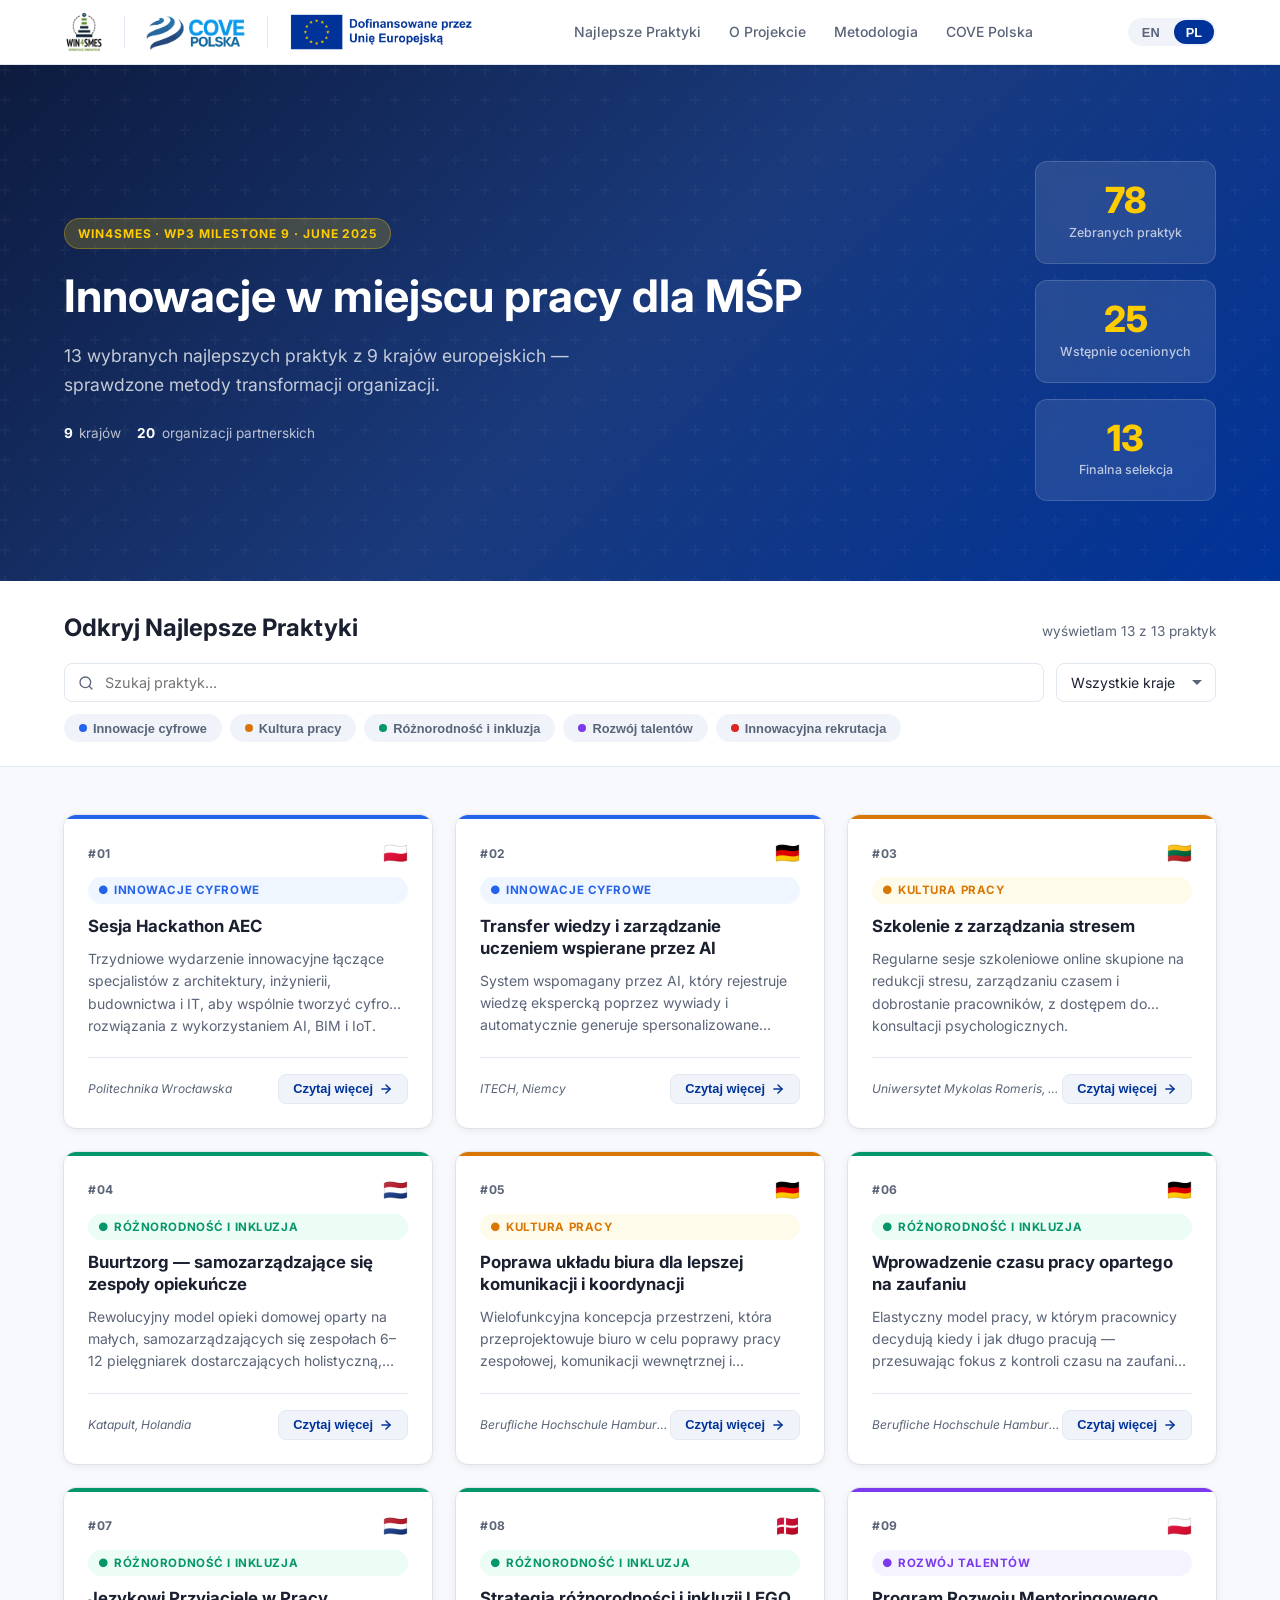
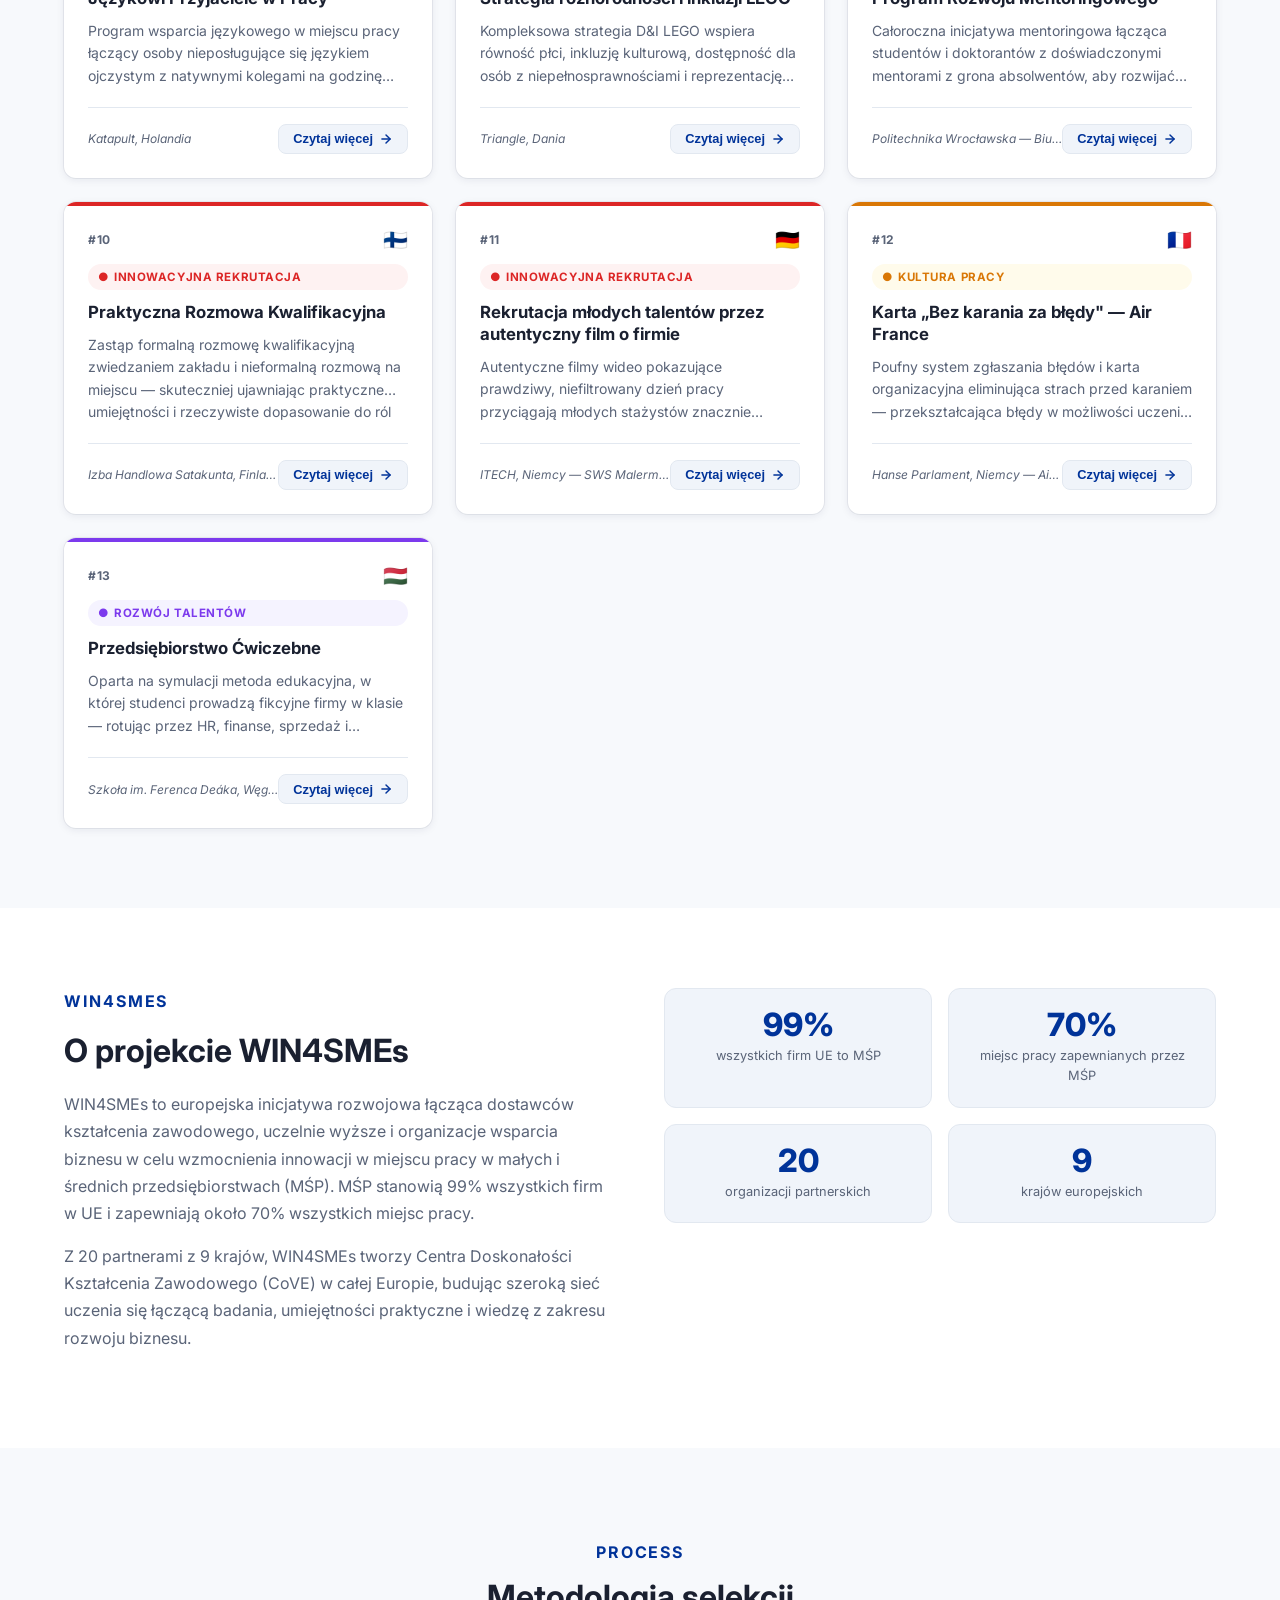
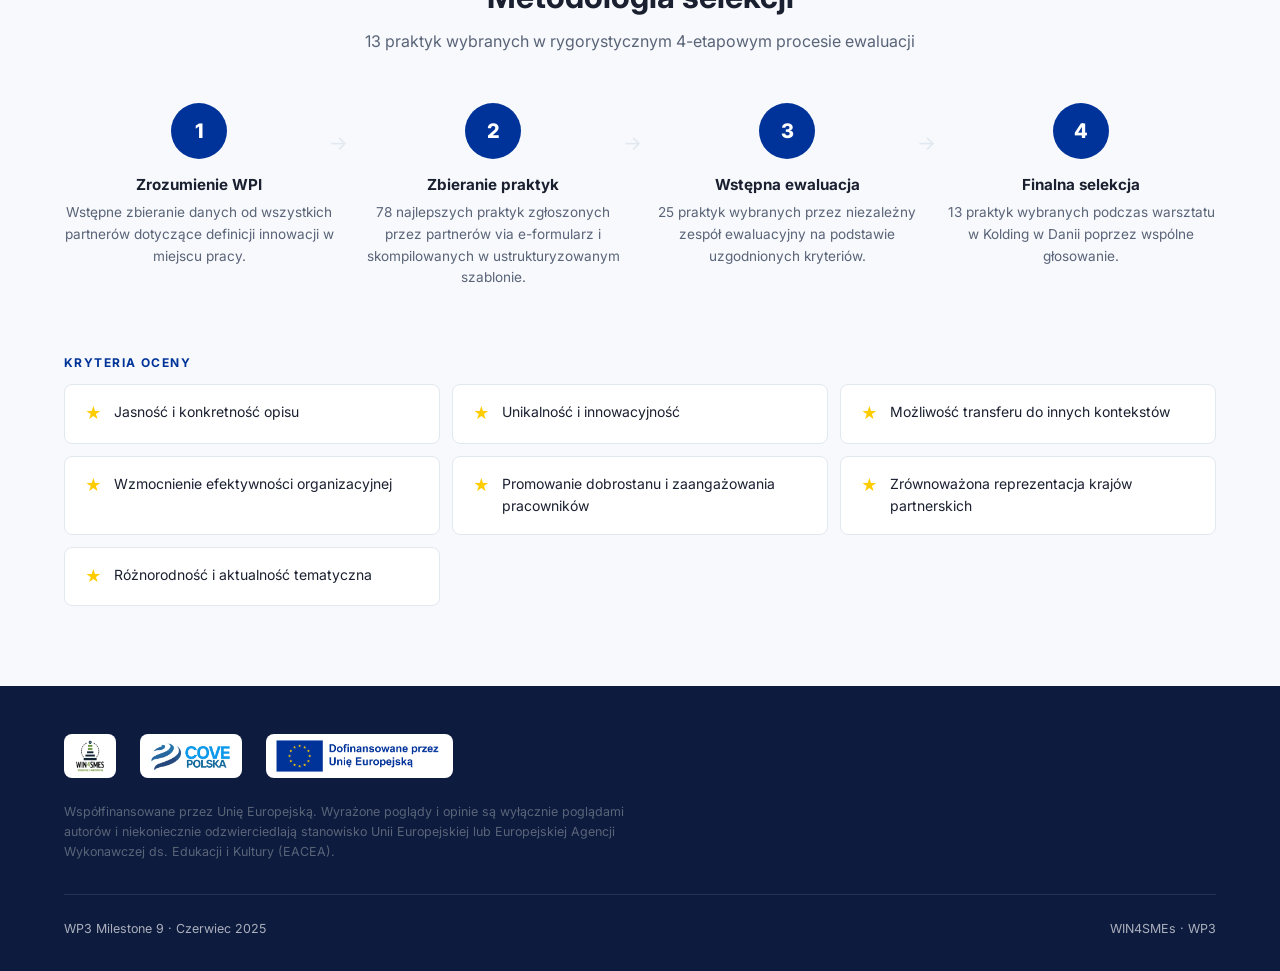
<file: index.html>
<!DOCTYPE html>
<html lang="pl">
<head>
  <meta charset="UTF-8" />
  <meta name="viewport" content="width=device-width, initial-scale=1.0" />
  <title>WIN4SMEs — Best Practices for Workplace Innovation</title>
  <meta name="description" content="13 selected best practices for workplace innovation in SMEs from 9 European countries. WIN4SMEs EU Project." />
  <link rel="preconnect" href="https://fonts.googleapis.com" />
  <link rel="preconnect" href="https://fonts.gstatic.com" crossorigin />
  <link href="https://fonts.googleapis.com/css2?family=Inter:wght@400;500;600;700;800&display=swap" rel="stylesheet" />
  <link rel="stylesheet" href="styles.css" />
</head>
<body>

  <!-- ====================================================
       HEADER
  ==================================================== -->
  <header class="site-header" role="banner">
    <div class="header-inner">
      <div class="logo-strip">
        <a href="https://win4smes.eu" target="_blank" rel="noopener noreferrer" aria-label="WIN4SMEs website">
          <img src="assets/Logo-2025.png" alt="WIN4SMEs" id="logo-win4smes" />
        </a>
        <div class="logo-divider"></div>
        <a href="https://covepolska.pl" target="_blank" rel="noopener noreferrer" aria-label="COVE Polska website">
          <img src="assets/cove-polska-logo.png" alt="COVE Polska" id="logo-cove" />
        </a>
        <div class="logo-divider"></div>
        <a href="https://ec.europa.eu/info/funding-tenders/opportunities/portal/screen/home" target="_blank" rel="noopener noreferrer" aria-label="EU Funding portal">
          <img src="assets/EN_co_fundedvertical_RGB_Monochrome.png"
               alt="Co-funded by the European Union"
               id="logo-eu"
               class="eu-logo-header" />
        </a>
      </div>

      <nav class="header-nav" aria-label="Main navigation">
        <a href="#practices" data-i18n="nav_practices">Best Practices</a>
        <a href="#about" data-i18n="nav_about">About Project</a>
        <a href="#methodology" data-i18n="nav_methodology">Methodology</a>
        <a href="cove-polska.html" data-i18n="nav_cove">COVE Polska</a>
      </nav>

      <button class="hamburger" id="hamburger-btn" aria-label="Menu" aria-expanded="false" onclick="toggleMobileNav()">
        <svg width="22" height="22" viewBox="0 0 24 24" fill="none" stroke="currentColor" stroke-width="2.2" stroke-linecap="round" aria-hidden="true">
          <line x1="3" y1="6" x2="21" y2="6"/><line x1="3" y1="12" x2="21" y2="12"/><line x1="3" y1="18" x2="21" y2="18"/>
        </svg>
      </button>

      <div class="lang-switch" role="group" aria-label="Language selection">
        <button class="lang-btn" id="btn-en" onclick="setLang('en')" aria-pressed="false">EN</button>
        <button class="lang-btn active" id="btn-pl" onclick="setLang('pl')" aria-pressed="true">PL</button>
      </div>
    </div>
  </header>

  <nav class="mobile-nav" id="mobile-nav" aria-label="Mobile navigation">
    <a href="#practices" data-i18n="nav_practices" onclick="closeMobileNav()">Best Practices</a>
    <a href="#about" data-i18n="nav_about" onclick="closeMobileNav()">About Project</a>
    <a href="#methodology" data-i18n="nav_methodology" onclick="closeMobileNav()">Methodology</a>
    <a href="cove-polska.html" data-i18n="nav_cove">COVE Polska</a>
  </nav>

  <!-- ====================================================
       HERO
  ==================================================== -->
  <section class="hero" aria-labelledby="hero-heading">
    <div class="hero-inner">
      <div class="hero-content">
        <div class="hero-tag">WIN4SMEs · WP3 Milestone 9 · June 2025</div>
        <h1 id="hero-heading" data-i18n="hero_title">Workplace Innovation for SMEs</h1>
        <p class="hero-subtitle" data-i18n="hero_subtitle">
          13 selected best practices from 9 European countries — proven approaches to transform your organization.
        </p>
        <div class="hero-meta">
          <span class="hero-badge">
            <strong>9</strong>
            <span data-i18n="hero_countries">countries</span>
          </span>
          <span class="hero-badge">
            <strong>20</strong>
            <span data-i18n="hero_partners">partner organizations</span>
          </span>
        </div>
      </div>

      <div class="hero-stats" aria-label="Project statistics">
        <div class="stat-card">
          <div class="stat-num" data-target="78" id="stat-78">78</div>
          <div class="stat-label" data-i18n="hero_collected">Practices Collected</div>
        </div>
        <div class="stat-card">
          <div class="stat-num" data-target="25" id="stat-25">25</div>
          <div class="stat-label" data-i18n="hero_evaluated">Pre-evaluated</div>
        </div>
        <div class="stat-card">
          <div class="stat-num" data-target="13" id="stat-13">13</div>
          <div class="stat-label" data-i18n="hero_selected">Final Selection</div>
        </div>
      </div>
    </div>
  </section>

  <!-- ====================================================
       FILTER BAR
  ==================================================== -->
  <section class="filter-section" id="practices" aria-label="Filter and search">
    <div class="container">
      <div class="filter-header">
        <h2 data-i18n="filter_title">Explore Best Practices</h2>
        <span class="result-count" id="result-count" aria-live="polite"></span>
      </div>

      <div class="filter-controls">
        <div class="search-wrap">
          <svg width="16" height="16" viewBox="0 0 24 24" fill="none" stroke="currentColor" stroke-width="2" stroke-linecap="round" stroke-linejoin="round" aria-hidden="true">
            <circle cx="11" cy="11" r="8"/><path d="M21 21l-4.35-4.35"/>
          </svg>
          <input
            type="search"
            class="search-input"
            id="search-input"
            data-i18n-placeholder="filter_search"
            placeholder="Search practices..."
            aria-label="Search best practices"
          />
        </div>

        <select class="filter-select" id="country-filter" aria-label="Filter by country">
          <option value="" data-i18n="filter_all_countries">All Countries</option>
          <option value="Denmark">🇩🇰 Denmark</option>
          <option value="Finland">🇫🇮 Finland</option>
          <option value="France">🇫🇷 France</option>
          <option value="Germany">🇩🇪 Germany</option>
          <option value="Hungary">🇭🇺 Hungary</option>
          <option value="Lithuania">🇱🇹 Lithuania</option>
          <option value="Netherlands">🇳🇱 Netherlands</option>
          <option value="Poland">🇵🇱 Poland</option>
        </select>
      </div>

      <div class="category-pills" id="category-pills" role="group" aria-label="Filter by category">
        <!-- Rendered by JS -->
      </div>
    </div>
  </section>

  <!-- ====================================================
       PRACTICES GRID
  ==================================================== -->
  <main class="practices-section">
    <div class="container">
      <div class="practices-grid" id="practices-grid" role="list">
        <!-- Rendered by JS -->
      </div>
    </div>
  </main>

  <!-- ====================================================
       ABOUT SECTION
  ==================================================== -->
  <section class="section section--alt" id="about" aria-labelledby="about-heading">
    <div class="container">
      <div class="about-grid">
        <div class="about-content">
          <p class="section-label">WIN4SMEs</p>
          <h2 id="about-heading" data-i18n="about_title">About the WIN4SMEs Project</h2>
          <p data-i18n="about_text">
            WIN4SMEs is a European development initiative that brings together vocational education providers,
            higher education institutions, and business support organizations to strengthen workplace innovation
            in small and medium-sized enterprises (SMEs). SMEs make up 99% of all businesses in the EU
            and provide around 70% of all jobs.
          </p>
          <p data-i18n="about_text2">
            With 20 partners from 9 countries, WIN4SMEs is establishing Centres of Vocational Excellence (CoVEs)
            across Europe, building a broad learning network that merges research, practical skills,
            and business development expertise.
          </p>
        </div>

        <div class="about-stats" aria-label="Key statistics">
          <div class="about-stat">
            <div class="num">99%</div>
            <div class="lbl" data-i18n="about_stat1">of EU businesses are SMEs</div>
          </div>
          <div class="about-stat">
            <div class="num">70%</div>
            <div class="lbl" data-i18n="about_stat2">of EU jobs provided by SMEs</div>
          </div>
          <div class="about-stat">
            <div class="num">20</div>
            <div class="lbl" data-i18n="about_stat3">partner organizations</div>
          </div>
          <div class="about-stat">
            <div class="num">9</div>
            <div class="lbl" data-i18n="about_stat4">European countries</div>
          </div>
        </div>
      </div>
    </div>
  </section>

  <!-- ====================================================
       METHODOLOGY SECTION
  ==================================================== -->
  <section class="methodology section" id="methodology" aria-labelledby="method-heading">
    <div class="container">
      <div class="method-header">
        <p class="section-label">Process</p>
        <h2 id="method-heading" data-i18n="method_title">Selection Methodology</h2>
        <p data-i18n="method_subtitle">13 practices selected through a rigorous 4-step evaluation process</p>
      </div>

      <div class="method-steps" role="list">
        <div class="method-step" role="listitem">
          <div class="step-icon" aria-hidden="true">1</div>
          <h3 data-i18n="method_step1_title">Understanding WPI</h3>
          <p data-i18n="method_step1_desc">Preliminary data collection from all partners on how they define workplace innovation.</p>
        </div>
        <div class="method-step" role="listitem">
          <div class="step-icon" aria-hidden="true">2</div>
          <h3 data-i18n="method_step2_title">Collecting Practices</h3>
          <p data-i18n="method_step2_desc">78 best practices submitted by partners via e-form and compiled in a structured template.</p>
        </div>
        <div class="method-step" role="listitem">
          <div class="step-icon" aria-hidden="true">3</div>
          <h3 data-i18n="method_step3_title">Pre-evaluation</h3>
          <p data-i18n="method_step3_desc">25 practices shortlisted by an independent evaluation team based on agreed criteria.</p>
        </div>
        <div class="method-step" role="listitem">
          <div class="step-icon" aria-hidden="true">4</div>
          <h3 data-i18n="method_step4_title">Final Selection</h3>
          <p data-i18n="method_step4_desc">13 practices chosen during a workshop in Kolding, Denmark through collaborative voting.</p>
        </div>
      </div>

      <p class="section-label" data-i18n="criteria_title">Evaluation Criteria</p>
      <div class="criteria-grid" id="criteria-grid" role="list">
        <!-- Rendered by JS -->
      </div>
    </div>
  </section>

  <!-- ====================================================
       FOOTER
  ==================================================== -->
  <footer class="site-footer" role="contentinfo">
    <div class="container">
      <div class="footer-inner">
        <div>
          <div class="footer-logos" aria-label="Partner logos">
            <a href="https://win4smes.eu" target="_blank" rel="noopener noreferrer" aria-label="WIN4SMEs website">
              <img src="assets/Logo-2025.png" alt="WIN4SMEs" />
            </a>
            <a href="https://covepolska.pl" target="_blank" rel="noopener noreferrer" aria-label="COVE Polska website">
              <img src="assets/cove-polska-logo.png" alt="COVE Polska" />
            </a>
            <a href="https://ec.europa.eu/info/funding-tenders/opportunities/portal/screen/home" target="_blank" rel="noopener noreferrer" aria-label="EU Funding portal">
              <img src="assets/EN_co_fundedvertical_RGB_Monochrome.png"
                   alt="Co-funded by the European Union"
                   id="footer-eu-logo"
                   class="eu-logo" />
            </a>
          </div>
          <p class="footer-funded" data-i18n="footer_funded">
            Co-funded by the European Union. Views and opinions expressed are those of the authors only
            and do not necessarily reflect those of the European Union or EACEA.
          </p>
        </div>
      </div>

      <div class="footer-bottom">
        <span data-i18n="footer_project">WP3 Milestone 9 · June 2025</span>
        <span>WIN4SMEs · WP3</span>
      </div>
    </div>
  </footer>

  <!-- ====================================================
       MODAL
  ==================================================== -->
  <div class="modal-backdrop" id="modal-backdrop" role="dialog" aria-modal="true" aria-labelledby="modal-title-text">
    <div class="modal" id="modal">
      <div class="modal-header">
        <div class="modal-badge" id="modal-badge"></div>
        <button class="modal-close" id="modal-close" aria-label="Close dialog">
          <svg width="18" height="18" viewBox="0 0 24 24" fill="none" stroke="currentColor" stroke-width="2.5" stroke-linecap="round" aria-hidden="true">
            <line x1="18" y1="6" x2="6" y2="18"/><line x1="6" y1="6" x2="18" y2="18"/>
          </svg>
        </button>
        <div id="modal-title-text" class="modal-title"></div>
        <div class="modal-partner-row">
          <span class="modal-flag" id="modal-flag"></span>
          <span id="modal-partner-label"></span>
          <span id="modal-partner-name"></span>
        </div>
      </div>
      <div class="modal-body" id="modal-body">
        <!-- Rendered by JS -->
      </div>
    </div>
  </div>

  <script src="data.js"></script>
  <script src="app.js"></script>
  <!-- Cloudflare Web Analytics -->
  <script type="module" src="https://static.cloudflareinsights.com/beacon.min.js" data-cf-beacon='{"token":"1260b1c5685842d5940295fc569477d2"}'></script>
  <!-- End Cloudflare Web Analytics -->
</body>
</html>
</file>
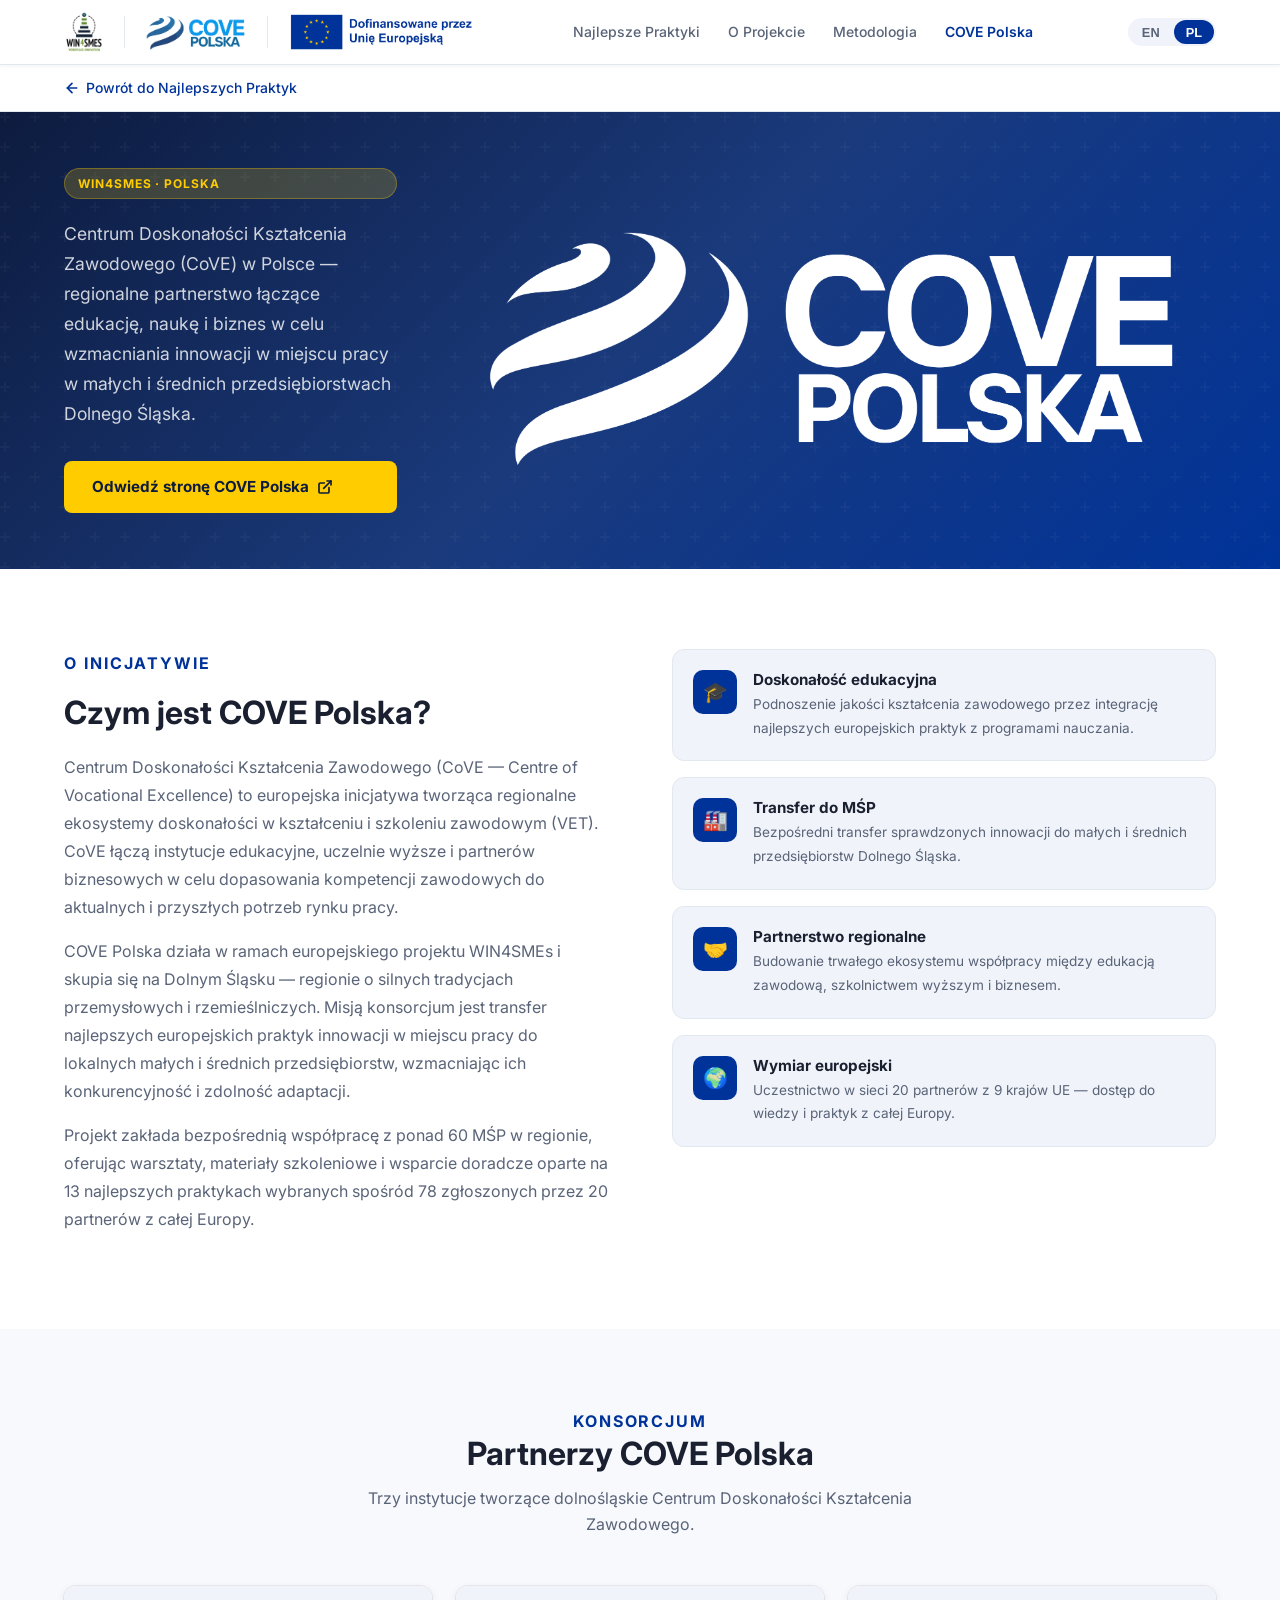
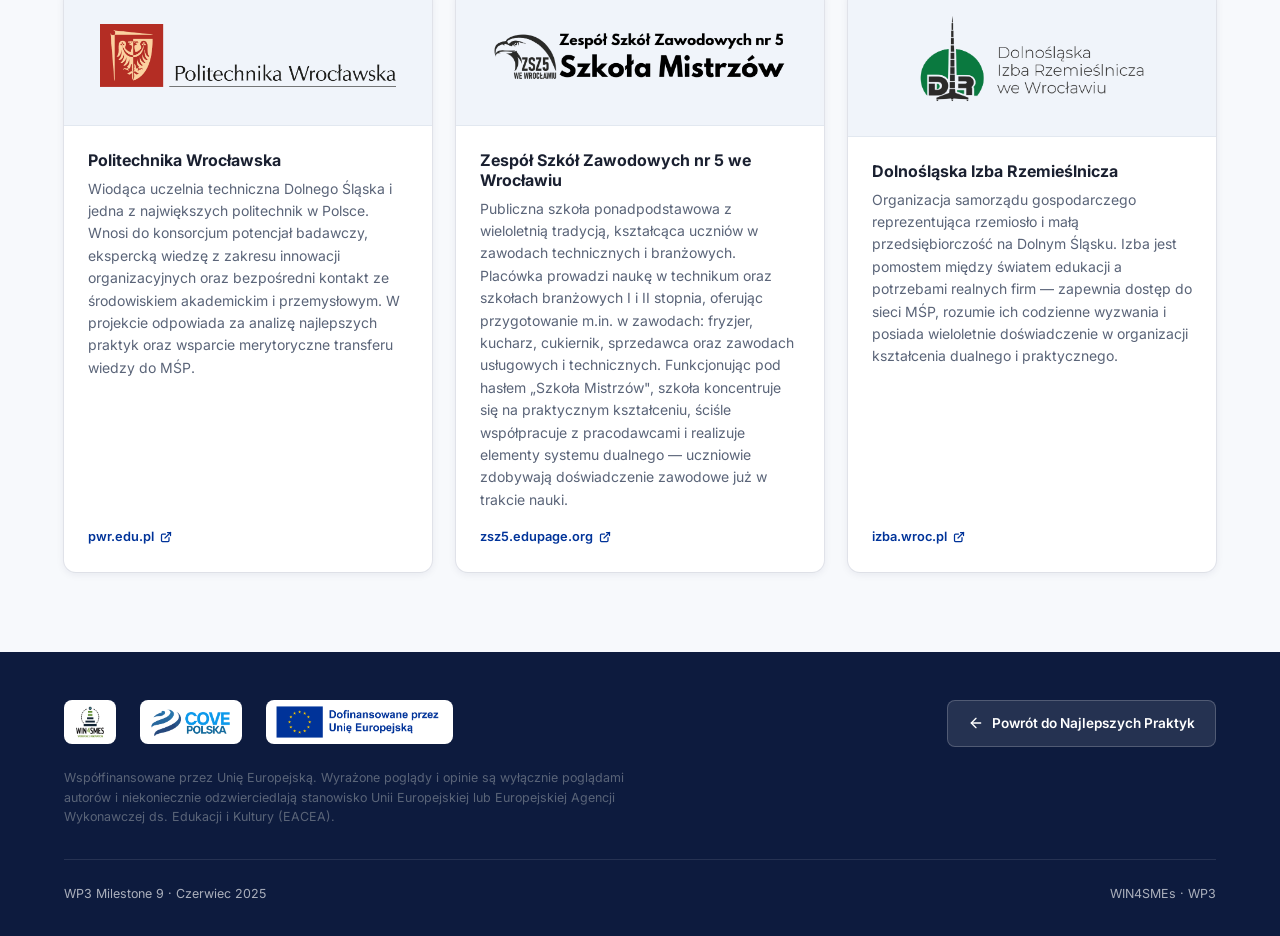
<file: cove-polska.html>
<!DOCTYPE html>
<html lang="pl">
<head>
  <meta charset="UTF-8" />
  <meta name="viewport" content="width=device-width, initial-scale=1.0" />
  <title>COVE Polska — Centrum Doskonałości Kształcenia Zawodowego</title>
  <meta name="description" content="COVE Polska — Centrum Doskonałości Kształcenia Zawodowego w ramach projektu WIN4SMEs. Partnerzy: Politechnika Wrocławska, ZSZ nr 5, Dolnośląska Izba Rzemieślnicza." />
  <link rel="preconnect" href="https://fonts.googleapis.com" />
  <link rel="preconnect" href="https://fonts.gstatic.com" crossorigin />
  <link href="https://fonts.googleapis.com/css2?family=Inter:wght@400;500;600;700;800&display=swap" rel="stylesheet" />
  <link rel="stylesheet" href="styles.css" />
  <style>
    .cove-hero {
      background: linear-gradient(135deg, #0D1B3E 0%, #1a3a7c 50%, #003399 100%);
      color: #fff;
      position: relative;
      overflow: hidden;
    }
    .cove-hero::before {
      content: '';
      position: absolute;
      inset: 0;
      background: url("data:image/svg+xml,%3Csvg width='60' height='60' viewBox='0 0 60 60' xmlns='http://www.w3.org/2000/svg'%3E%3Cg fill='none' fill-rule='evenodd'%3E%3Cg fill='%23ffffff' fill-opacity='0.03'%3E%3Cpath d='M36 34v-4h-2v4h-4v2h4v4h2v-4h4v-2h-4zm0-30V0h-2v4h-4v2h4v4h2V6h4V4h-4zM6 34v-4H4v4H0v2h4v4h2v-4h4v-2H6zM6 4V0H4v4H0v2h4v4h2V6h4V4H6z'/%3E%3C/g%3E%3C/g%3E%3C/svg%3E");
    }
    .cove-hero-inner {
      position: relative;
      max-width: var(--max-w);
      margin: 0 auto;
      display: flex;
      align-items: stretch;
      justify-content: space-between;
      min-height: 320px;
    }
    .cove-hero-text {
      flex: 1;
      min-width: 0;
      display: flex;
      flex-direction: column;
      justify-content: center;
      padding: 3.5rem 2rem 3.5rem 1.5rem;
    }
    .cove-hero-logo {
      flex-shrink: 0;
      display: flex;
      align-items: center;
      justify-content: center;
      padding: 0 3rem;
    }
    .cove-hero-logo img {
      height: 100%;
      max-height: 280px;
      width: auto;
      filter: brightness(0) invert(1);
    }
    .cove-hero .hero-tag {
      background: rgba(255,204,0,0.2);
      color: #FFCC00;
      border: 1px solid rgba(255,204,0,0.3);
    }
    .cove-hero h1 { color: #fff; margin-bottom: 1rem; }
    .cove-hero p.lead {
      font-size: 1.1rem;
      color: rgba(255,255,255,0.8);
      max-width: 640px;
      line-height: 1.7;
      margin-bottom: 2rem;
    }
    .cove-hero-btn {
      display: inline-flex;
      align-items: center;
      gap: 0.5rem;
      background: #FFCC00;
      color: #0D1B3E;
      font-weight: 700;
      font-size: 0.95rem;
      padding: 0.875rem 1.75rem;
      border-radius: 8px;
      text-decoration: none;
      transition: background 0.2s, transform 0.2s;
    }
    .cove-hero-btn:hover { background: #ffe033; transform: translateY(-2px); }

    .cove-about { padding: 5rem 0; background: var(--surface); }
    .cove-about-grid {
      display: grid;
      grid-template-columns: 1fr 1fr;
      gap: 4rem;
      align-items: start;
    }
    .cove-about h2 { margin-bottom: 1.25rem; }
    .cove-about p { margin-bottom: 1rem; font-size: 1rem; line-height: 1.75; }

    .cove-pillars { display: flex; flex-direction: column; gap: 1rem; }
    .pillar-card {
      display: flex;
      gap: 1rem;
      align-items: flex-start;
      background: var(--surface-soft);
      border: 1px solid var(--line);
      border-radius: var(--radius);
      padding: 1.25rem;
    }
    .pillar-icon {
      width: 44px; height: 44px;
      border-radius: 10px;
      background: var(--eu-blue);
      color: #fff;
      display: flex; align-items: center; justify-content: center;
      font-size: 1.25rem;
      flex-shrink: 0;
    }
    .pillar-card h4 { font-size: 0.95rem; margin-bottom: 0.25rem; }
    .pillar-card p { font-size: 0.85rem; margin: 0; }

    .partners-section { padding: 5rem 0; background: var(--bg); }
    .partners-header { text-align: center; margin-bottom: 3rem; }
    .partners-header h2 { margin-bottom: 0.75rem; }
    .partners-header p { font-size: 1rem; max-width: 560px; margin: 0 auto; }

    .partners-grid {
      display: grid;
      grid-template-columns: repeat(3, 1fr);
      gap: 1.5rem;
    }
    .partner-card {
      background: var(--surface);
      border-radius: var(--radius);
      box-shadow: var(--shadow-card);
      overflow: hidden;
      display: flex; flex-direction: column;
      transition: transform 0.2s, box-shadow 0.2s;
      text-decoration: none;
      color: inherit;
    }
    .partner-card:hover { transform: translateY(-4px); box-shadow: var(--shadow-hover); }
    .partner-logo-wrap {
      background: var(--surface-soft);
      display: flex; align-items: center; justify-content: center;
      padding: 1.25rem 1.25rem;
      min-height: 140px;
      border-bottom: 1px solid var(--line);
    }
    .partner-logo-wrap img {
      max-height: 110px; max-width: 90%; width: auto; object-fit: contain;
    }
    .partner-info { padding: 1.5rem; flex: 1; display: flex; flex-direction: column; }
    .partner-info h3 { font-size: 1rem; margin-bottom: 0.5rem; color: var(--ink); }
    .partner-info p { font-size: 0.875rem; color: var(--muted); line-height: 1.6; flex: 1; }
    .partner-link {
      display: inline-flex; align-items: center; gap: 0.35rem;
      font-size: 0.8rem; font-weight: 600;
      color: var(--eu-blue);
      margin-top: 1rem;
      text-decoration: none;
    }
    .partner-link:hover { text-decoration: underline; }

    .back-bar { background: var(--surface); border-bottom: 1px solid var(--line); padding: 0.75rem 0; }
    .back-link {
      display: flex; align-items: center; gap: 0.4rem;
      font-size: 0.875rem; font-weight: 500;
      color: var(--eu-blue); text-decoration: none;
      max-width: var(--max-w); margin: 0 auto; padding: 0 1.5rem;
    }
    .back-link:hover { text-decoration: underline; }

    @media (max-width: 900px) {
      .cove-about-grid { grid-template-columns: 1fr; gap: 2.5rem; }
      .partners-grid { grid-template-columns: 1fr 1fr; }
      .cove-hero-inner { flex-direction: column; min-height: unset; }
      .cove-hero-text { padding: 2.5rem 1.5rem 1rem; }
      .cove-hero-logo { padding: 1rem 1.5rem 2.5rem; }
      .cove-hero-logo img { max-height: 160px; }
    }
    @media (max-width: 580px) {
      .partners-grid { grid-template-columns: 1fr; }
    }
  </style>
</head>
<body>

  <!-- HEADER -->
  <header class="site-header" role="banner">
    <div class="header-inner">
      <div class="logo-strip">
        <a href="https://win4smes.eu" target="_blank" rel="noopener noreferrer" aria-label="WIN4SMEs website">
          <img src="assets/Logo-2025.png" alt="WIN4SMEs" />
        </a>
        <div class="logo-divider"></div>
        <a href="https://covepolska.pl" target="_blank" rel="noopener noreferrer" aria-label="COVE Polska website">
          <img src="assets/cove-polska-logo.png" alt="COVE Polska" />
        </a>
        <div class="logo-divider"></div>
        <a href="https://ec.europa.eu/info/funding-tenders/opportunities/portal/screen/home" target="_blank" rel="noopener noreferrer" aria-label="EU Funding portal">
          <img src="assets/EN_Co-fundedbytheEU_RGB_POS.png" alt="Co-funded by the European Union" id="eu-logo-header" />
        </a>
      </div>

      <nav class="header-nav" aria-label="Main navigation">
        <a href="index.html" data-i18n="nav_practices">Najlepsze Praktyki</a>
        <a href="index.html#about" data-i18n="nav_about">O Projekcie</a>
        <a href="index.html#methodology" data-i18n="nav_methodology">Metodologia</a>
        <a href="cove-polska.html" style="color: var(--eu-blue); font-weight: 600;" data-i18n="nav_cove">COVE Polska</a>
      </nav>

      <button class="hamburger" id="hamburger-btn" aria-label="Menu" aria-expanded="false" onclick="toggleMobileNavCP()">
        <svg width="22" height="22" viewBox="0 0 24 24" fill="none" stroke="currentColor" stroke-width="2.2" stroke-linecap="round" aria-hidden="true">
          <line x1="3" y1="6" x2="21" y2="6"/><line x1="3" y1="12" x2="21" y2="12"/><line x1="3" y1="18" x2="21" y2="18"/>
        </svg>
      </button>

      <div class="lang-switch" role="group" aria-label="Language selection">
        <button class="lang-btn" id="btn-en" onclick="setLangCP('en')" aria-pressed="false">EN</button>
        <button class="lang-btn active" id="btn-pl" onclick="setLangCP('pl')" aria-pressed="true">PL</button>
      </div>
    </div>
  </header>

  <nav class="mobile-nav" id="mobile-nav" aria-label="Mobile navigation">
    <a href="index.html" data-i18n="nav_practices">Najlepsze Praktyki</a>
    <a href="index.html#about" data-i18n="nav_about">O Projekcie</a>
    <a href="index.html#methodology" data-i18n="nav_methodology">Metodologia</a>
    <a href="cove-polska.html" class="active" data-i18n="nav_cove">COVE Polska</a>
  </nav>

  <!-- BACK BAR -->
  <div class="back-bar">
    <a href="index.html" class="back-link">
      <svg width="16" height="16" viewBox="0 0 24 24" fill="none" stroke="currentColor" stroke-width="2.5" stroke-linecap="round" stroke-linejoin="round" aria-hidden="true">
        <path d="M19 12H5"/><path d="M12 5l-7 7 7 7"/>
      </svg>
      <span data-i18n="back_link">Powrót do Najlepszych Praktyk</span>
    </a>
  </div>

  <!-- HERO -->
  <section class="cove-hero" aria-labelledby="cove-hero-heading">
    <div class="cove-hero-inner">
      <div class="cove-hero-text">
        <div class="hero-tag" data-i18n="hero_tag">WIN4SMEs · Polska</div>
        <p class="lead" data-i18n="hero_lead">
          Centrum Doskonałości Kształcenia Zawodowego (CoVE) w Polsce — regionalne partnerstwo łączące edukację, naukę i biznes
          w celu wzmacniania innowacji w miejscu pracy w małych i średnich przedsiębiorstwach Dolnego Śląska.
        </p>
        <a href="https://covepolska.pl" target="_blank" rel="noopener noreferrer" class="cove-hero-btn">
          <span data-i18n="hero_btn">Odwiedź stronę COVE Polska</span>
          <svg width="16" height="16" viewBox="0 0 24 24" fill="none" stroke="currentColor" stroke-width="2.5" stroke-linecap="round" stroke-linejoin="round" aria-hidden="true">
            <path d="M18 13v6a2 2 0 01-2 2H5a2 2 0 01-2-2V8a2 2 0 012-2h6"/><polyline points="15 3 21 3 21 9"/><line x1="10" y1="14" x2="21" y2="3"/>
          </svg>
        </a>
      </div>
      <div class="cove-hero-logo" aria-hidden="true">
        <img src="assets/cove-polska-logo.png" alt="" />
      </div>
    </div>
  </section>

  <!-- ABOUT COVE -->
  <section class="cove-about" aria-labelledby="cove-about-heading">
    <div class="container">
      <div class="cove-about-grid">
        <div>
          <p class="section-label" data-i18n="about_label">O inicjatywie</p>
          <h2 id="cove-about-heading" data-i18n="about_h2">Czym jest COVE Polska?</h2>
          <p data-i18n="about_p1">
            Centrum Doskonałości Kształcenia Zawodowego (CoVE — Centre of Vocational Excellence) to europejska
            inicjatywa tworząca regionalne ekosystemy doskonałości w kształceniu i szkoleniu zawodowym (VET).
            CoVE łączą instytucje edukacyjne, uczelnie wyższe i partnerów biznesowych w celu dopasowania
            kompetencji zawodowych do aktualnych i przyszłych potrzeb rynku pracy.
          </p>
          <p data-i18n="about_p2">
            COVE Polska działa w ramach europejskiego projektu WIN4SMEs i skupia się na Dolnym Śląsku —
            regionie o silnych tradycjach przemysłowych i rzemieślniczych. Misją konsorcjum jest transfer
            najlepszych europejskich praktyk innowacji w miejscu pracy do lokalnych małych i średnich
            przedsiębiorstw, wzmacniając ich konkurencyjność i zdolność adaptacji.
          </p>
          <p data-i18n="about_p3">
            Projekt zakłada bezpośrednią współpracę z ponad 60 MŚP w regionie, oferując warsztaty,
            materiały szkoleniowe i wsparcie doradcze oparte na 13 najlepszych praktykach wybranych
            spośród 78 zgłoszonych przez 20 partnerów z całej Europy.
          </p>
        </div>

        <div class="cove-pillars">
          <div class="pillar-card">
            <div class="pillar-icon" aria-hidden="true">🎓</div>
            <div>
              <h4 data-i18n="pillar1_title">Doskonałość edukacyjna</h4>
              <p data-i18n="pillar1_desc">Podnoszenie jakości kształcenia zawodowego przez integrację najlepszych europejskich praktyk z programami nauczania.</p>
            </div>
          </div>
          <div class="pillar-card">
            <div class="pillar-icon" aria-hidden="true">🏭</div>
            <div>
              <h4 data-i18n="pillar2_title">Transfer do MŚP</h4>
              <p data-i18n="pillar2_desc">Bezpośredni transfer sprawdzonych innowacji do małych i średnich przedsiębiorstw Dolnego Śląska.</p>
            </div>
          </div>
          <div class="pillar-card">
            <div class="pillar-icon" aria-hidden="true">🤝</div>
            <div>
              <h4 data-i18n="pillar3_title">Partnerstwo regionalne</h4>
              <p data-i18n="pillar3_desc">Budowanie trwałego ekosystemu współpracy między edukacją zawodową, szkolnictwem wyższym i biznesem.</p>
            </div>
          </div>
          <div class="pillar-card">
            <div class="pillar-icon" aria-hidden="true">🌍</div>
            <div>
              <h4 data-i18n="pillar4_title">Wymiar europejski</h4>
              <p data-i18n="pillar4_desc">Uczestnictwo w sieci 20 partnerów z 9 krajów UE — dostęp do wiedzy i praktyk z całej Europy.</p>
            </div>
          </div>
        </div>
      </div>
    </div>
  </section>

  <!-- PARTNERS -->
  <section class="partners-section" aria-labelledby="partners-heading">
    <div class="container">
      <div class="partners-header">
        <p class="section-label" data-i18n="partners_label">Konsorcjum</p>
        <h2 id="partners-heading" data-i18n="partners_h2">Partnerzy COVE Polska</h2>
        <p data-i18n="partners_desc">Trzy instytucje tworzące dolnośląskie Centrum Doskonałości Kształcenia Zawodowego.</p>
      </div>

      <div class="partners-grid">

        <!-- Partner 1: PWr -->
        <a href="https://pwr.edu.pl" target="_blank" rel="noopener noreferrer" class="partner-card">
          <div class="partner-logo-wrap">
            <img src="assets/logo PWr kolor poziom  bez tla.png" alt="Politechnika Wrocławska" />
          </div>
          <div class="partner-info">
            <h3 data-i18n="pwr_name">Politechnika Wrocławska</h3>
            <p data-i18n="pwr_desc">
              Wiodąca uczelnia techniczna Dolnego Śląska i jedna z największych politechnik w Polsce.
              Wnosi do konsorcjum potencjał badawczy, ekspercką wiedzę z zakresu innowacji organizacyjnych
              oraz bezpośredni kontakt ze środowiskiem akademickim i przemysłowym. W projekcie odpowiada
              za analizę najlepszych praktyk oraz wsparcie merytoryczne transferu wiedzy do MŚP.
            </p>
            <span class="partner-link">
              pwr.edu.pl
              <svg width="12" height="12" viewBox="0 0 24 24" fill="none" stroke="currentColor" stroke-width="2.5" stroke-linecap="round" aria-hidden="true">
                <path d="M18 13v6a2 2 0 01-2 2H5a2 2 0 01-2-2V8a2 2 0 012-2h6"/><polyline points="15 3 21 3 21 9"/><line x1="10" y1="14" x2="21" y2="3"/>
              </svg>
            </span>
          </div>
        </a>

        <!-- Partner 2: ZSZ5 -->
        <a href="https://zsz5.edupage.org" target="_blank" rel="noopener noreferrer" class="partner-card">
          <div class="partner-logo-wrap">
            <img src="assets/Orzeł + szkoła mistrzów.png" alt="Zespół Szkół Zawodowych nr 5 — Szkoła Mistrzów" />
          </div>
          <div class="partner-info">
            <h3 data-i18n="zsz_name">Zespół Szkół Zawodowych nr 5 we Wrocławiu</h3>
            <p data-i18n="zsz_desc">
              Publiczna szkoła ponadpodstawowa z wieloletnią tradycją, kształcąca uczniów w zawodach
              technicznych i branżowych. Placówka prowadzi naukę w technikum oraz szkołach branżowych
              I i II stopnia, oferując przygotowanie m.in. w zawodach: fryzjer, kucharz, cukiernik,
              sprzedawca oraz zawodach usługowych i technicznych. Funkcjonując pod hasłem „Szkoła Mistrzów",
              szkoła koncentruje się na praktycznym kształceniu, ściśle współpracuje z pracodawcami
              i realizuje elementy systemu dualnego — uczniowie zdobywają doświadczenie zawodowe już
              w trakcie nauki.
            </p>
            <span class="partner-link">
              zsz5.edupage.org
              <svg width="12" height="12" viewBox="0 0 24 24" fill="none" stroke="currentColor" stroke-width="2.5" stroke-linecap="round" aria-hidden="true">
                <path d="M18 13v6a2 2 0 01-2 2H5a2 2 0 01-2-2V8a2 2 0 012-2h6"/><polyline points="15 3 21 3 21 9"/><line x1="10" y1="14" x2="21" y2="3"/>
              </svg>
            </span>
          </div>
        </a>

        <!-- Partner 3: DIR -->
        <a href="https://izba.wroc.pl" target="_blank" rel="noopener noreferrer" class="partner-card">
          <div class="partner-logo-wrap">
            <img src="assets/logo_DolnoslaskaIzbaRzemieslnicza.png" alt="Dolnośląska Izba Rzemieślnicza" />
          </div>
          <div class="partner-info">
            <h3 data-i18n="dir_name">Dolnośląska Izba Rzemieślnicza</h3>
            <p data-i18n="dir_desc">
              Organizacja samorządu gospodarczego reprezentująca rzemiosło i małą przedsiębiorczość
              na Dolnym Śląsku. Izba jest pomostem między światem edukacji a potrzebami realnych firm —
              zapewnia dostęp do sieci MŚP, rozumie ich codzienne wyzwania i posiada wieloletnie
              doświadczenie w organizacji kształcenia dualnego i praktycznego.
            </p>
            <span class="partner-link">
              izba.wroc.pl
              <svg width="12" height="12" viewBox="0 0 24 24" fill="none" stroke="currentColor" stroke-width="2.5" stroke-linecap="round" aria-hidden="true">
                <path d="M18 13v6a2 2 0 01-2 2H5a2 2 0 01-2-2V8a2 2 0 012-2h6"/><polyline points="15 3 21 3 21 9"/><line x1="10" y1="14" x2="21" y2="3"/>
              </svg>
            </span>
          </div>
        </a>

      </div>
    </div>
  </section>

  <!-- FOOTER -->
  <footer class="site-footer" role="contentinfo">
    <div class="container">
      <div class="footer-inner">
        <div>
          <div class="footer-logos" aria-label="Partner logos">
            <a href="https://win4smes.eu" target="_blank" rel="noopener noreferrer" aria-label="WIN4SMEs website">
              <img src="assets/Logo-2025.png" alt="WIN4SMEs" />
            </a>
            <a href="https://covepolska.pl" target="_blank" rel="noopener noreferrer" aria-label="COVE Polska website">
              <img src="assets/cove-polska-logo.png" alt="COVE Polska" />
            </a>
            <a href="https://ec.europa.eu/info/funding-tenders/opportunities/portal/screen/home" target="_blank" rel="noopener noreferrer" aria-label="EU Funding portal">
              <img src="assets/EN_Co-fundedbytheEU_RGB_POS.png"
                   alt="Co-funded by the European Union"
                   id="eu-logo-footer"
                   class="eu-logo" />
            </a>
          </div>
          <p class="footer-funded" data-i18n="footer_funded">
            Współfinansowane przez Unię Europejską. Wyrażone poglądy i opinie są wyłącznie poglądami autorów
            i niekoniecznie odzwierciedlają stanowisko Unii Europejskiej lub Europejskiej Agencji Wykonawczej
            ds. Edukacji i Kultury (EACEA).
          </p>
        </div>
        <div>
          <a href="index.html" class="footer-download">
            <svg width="16" height="16" viewBox="0 0 24 24" fill="none" stroke="currentColor" stroke-width="2" stroke-linecap="round" stroke-linejoin="round" aria-hidden="true">
              <path d="M19 12H5"/><path d="M12 5l-7 7 7 7"/>
            </svg>
            <span data-i18n="footer_back">Powrót do Najlepszych Praktyk</span>
          </a>
        </div>
      </div>
      <div class="footer-bottom">
        <span data-i18n="footer_project">WP3 Milestone 9 · Czerwiec 2025</span>
        <span>WIN4SMEs · WP3</span>
      </div>
    </div>
  </footer>

  <script>
  const I18N_CP = {
    en: {
      nav_practices:   'Best Practices',
      nav_about:       'About Project',
      nav_methodology: 'Methodology',
      nav_cove:        'COVE Polska',
      back_link:       'Back to Best Practices',
      hero_tag:        'WIN4SMEs · Poland',
      hero_lead:       'Centre of Vocational Excellence (CoVE) in Poland — a regional partnership connecting education, science and business to strengthen workplace innovation in small and medium-sized enterprises of Lower Silesia.',
      hero_btn:        'Visit COVE Polska website',
      about_label:     'About the initiative',
      about_h2:        'What is COVE Polska?',
      about_p1:        'The Centre of Vocational Excellence (CoVE) is a European initiative creating regional ecosystems of excellence in vocational education and training (VET). CoVEs connect educational institutions, universities and business partners to align vocational competences with current and future labour market needs.',
      about_p2:        'COVE Polska operates within the European WIN4SMEs project and focuses on Lower Silesia — a region with strong industrial and craft traditions. The consortium\'s mission is to transfer the best European workplace innovation practices to local small and medium-sized enterprises, strengthening their competitiveness and adaptability.',
      about_p3:        'The project involves direct collaboration with more than 60 SMEs in the region, offering workshops, training materials and advisory support based on 13 best practices selected from 78 submitted by 20 partners across Europe.',
      pillar1_title:   'Educational Excellence',
      pillar1_desc:    'Raising the quality of vocational education by integrating the best European practices into curricula.',
      pillar2_title:   'Transfer to SMEs',
      pillar2_desc:    'Direct transfer of proven innovations to small and medium-sized enterprises in Lower Silesia.',
      pillar3_title:   'Regional Partnership',
      pillar3_desc:    'Building a lasting ecosystem of cooperation between vocational education, higher education and business.',
      pillar4_title:   'European Dimension',
      pillar4_desc:    'Participation in a network of 20 partners from 9 EU countries — access to knowledge and practices from across Europe.',
      partners_label:  'Consortium',
      partners_h2:     'COVE Polska Partners',
      partners_desc:   'Three institutions forming the Lower Silesian Centre of Vocational Excellence.',
      pwr_name:        'Wrocław University of Science and Technology',
      pwr_desc:        'The leading technical university of Lower Silesia and one of the largest universities of technology in Poland. It brings research capacity, expert knowledge in organisational innovation and direct links to the academic and industrial community. In the project, it is responsible for analysing best practices and providing substantive support for knowledge transfer to SMEs.',
      zsz_name:        'Vocational Schools Complex No. 5 in Wrocław',
      zsz_desc:        'A public post-primary school with a long tradition, training students in technical and trade professions. The school runs a technical secondary school and vocational schools of the 1st and 2nd degree, offering training in professions such as hairdresser, chef, confectioner, salesperson and various service and technical trades. Operating under the motto "School of Masters", it focuses on practical training, works closely with employers and implements elements of the dual system — students gain professional experience while still in education.',
      dir_name:        'Lower Silesian Chamber of Crafts',
      dir_desc:        'An economic self-government organisation representing crafts and small businesses in Lower Silesia. The Chamber bridges the worlds of education and real business — it provides access to SME networks, understands their daily challenges and has many years of experience in organising dual and practical vocational training.',
      footer_funded:   'Co-funded by the European Union. Views and opinions expressed are those of the authors only and do not necessarily reflect those of the European Union or EACEA.',
      footer_back:     'Back to Best Practices',
      footer_project:  'WP3 Milestone 9 · June 2025',
    },
    pl: {
      nav_practices:   'Najlepsze Praktyki',
      nav_about:       'O Projekcie',
      nav_methodology: 'Metodologia',
      nav_cove:        'COVE Polska',
      back_link:       'Powrót do Najlepszych Praktyk',
      hero_tag:        'WIN4SMEs · Polska',
      hero_lead:       'Centrum Doskonałości Kształcenia Zawodowego (CoVE) w Polsce — regionalne partnerstwo łączące edukację, naukę i biznes w celu wzmacniania innowacji w miejscu pracy w małych i średnich przedsiębiorstwach Dolnego Śląska.',
      hero_btn:        'Odwiedź stronę COVE Polska',
      about_label:     'O inicjatywie',
      about_h2:        'Czym jest COVE Polska?',
      about_p1:        'Centrum Doskonałości Kształcenia Zawodowego (CoVE — Centre of Vocational Excellence) to europejska inicjatywa tworząca regionalne ekosystemy doskonałości w kształceniu i szkoleniu zawodowym (VET). CoVE łączą instytucje edukacyjne, uczelnie wyższe i partnerów biznesowych w celu dopasowania kompetencji zawodowych do aktualnych i przyszłych potrzeb rynku pracy.',
      about_p2:        'COVE Polska działa w ramach europejskiego projektu WIN4SMEs i skupia się na Dolnym Śląsku — regionie o silnych tradycjach przemysłowych i rzemieślniczych. Misją konsorcjum jest transfer najlepszych europejskich praktyk innowacji w miejscu pracy do lokalnych małych i średnich przedsiębiorstw, wzmacniając ich konkurencyjność i zdolność adaptacji.',
      about_p3:        'Projekt zakłada bezpośrednią współpracę z ponad 60 MŚP w regionie, oferując warsztaty, materiały szkoleniowe i wsparcie doradcze oparte na 13 najlepszych praktykach wybranych spośród 78 zgłoszonych przez 20 partnerów z całej Europy.',
      pillar1_title:   'Doskonałość edukacyjna',
      pillar1_desc:    'Podnoszenie jakości kształcenia zawodowego przez integrację najlepszych europejskich praktyk z programami nauczania.',
      pillar2_title:   'Transfer do MŚP',
      pillar2_desc:    'Bezpośredni transfer sprawdzonych innowacji do małych i średnich przedsiębiorstw Dolnego Śląska.',
      pillar3_title:   'Partnerstwo regionalne',
      pillar3_desc:    'Budowanie trwałego ekosystemu współpracy między edukacją zawodową, szkolnictwem wyższym i biznesem.',
      pillar4_title:   'Wymiar europejski',
      pillar4_desc:    'Uczestnictwo w sieci 20 partnerów z 9 krajów UE — dostęp do wiedzy i praktyk z całej Europy.',
      partners_label:  'Konsorcjum',
      partners_h2:     'Partnerzy COVE Polska',
      partners_desc:   'Trzy instytucje tworzące dolnośląskie Centrum Doskonałości Kształcenia Zawodowego.',
      pwr_name:        'Politechnika Wrocławska',
      pwr_desc:        'Wiodąca uczelnia techniczna Dolnego Śląska i jedna z największych politechnik w Polsce. Wnosi do konsorcjum potencjał badawczy, ekspercką wiedzę z zakresu innowacji organizacyjnych oraz bezpośredni kontakt ze środowiskiem akademickim i przemysłowym. W projekcie odpowiada za analizę najlepszych praktyk oraz wsparcie merytoryczne transferu wiedzy do MŚP.',
      zsz_name:        'Zespół Szkół Zawodowych nr 5 we Wrocławiu',
      zsz_desc:        'Publiczna szkoła ponadpodstawowa z wieloletnią tradycją, kształcąca uczniów w zawodach technicznych i branżowych. Placówka prowadzi naukę w technikum oraz szkołach branżowych I i II stopnia, oferując przygotowanie m.in. w zawodach: fryzjer, kucharz, cukiernik, sprzedawca oraz zawodach usługowych i technicznych. Funkcjonując pod hasłem „Szkoła Mistrzów", szkoła koncentruje się na praktycznym kształceniu, ściśle współpracuje z pracodawcami i realizuje elementy systemu dualnego — uczniowie zdobywają doświadczenie zawodowe już w trakcie nauki.',
      dir_name:        'Dolnośląska Izba Rzemieślnicza',
      dir_desc:        'Organizacja samorządu gospodarczego reprezentująca rzemiosło i małą przedsiębiorczość na Dolnym Śląsku. Izba jest pomostem między światem edukacji a potrzebami realnych firm — zapewnia dostęp do sieci MŚP, rozumie ich codzienne wyzwania i posiada wieloletnie doświadczenie w organizacji kształcenia dualnego i praktycznego.',
      footer_funded:   'Współfinansowane przez Unię Europejską. Wyrażone poglądy i opinie są wyłącznie poglądami autorów i niekoniecznie odzwierciedlają stanowisko Unii Europejskiej lub Europejskiej Agencji Wykonawczej ds. Edukacji i Kultury (EACEA).',
      footer_back:     'Powrót do Najlepszych Praktyk',
      footer_project:  'WP3 Milestone 9 · Czerwiec 2025',
    }
  };

  function toggleMobileNavCP() {
    var nav = document.getElementById('mobile-nav');
    var btn = document.getElementById('hamburger-btn');
    var open = nav.classList.toggle('open');
    btn.setAttribute('aria-expanded', open);
  }

  function setLangCP(lang) {
    document.querySelectorAll('[data-i18n]').forEach(function(el) {
      var key = el.dataset.i18n;
      if (I18N_CP[lang] && I18N_CP[lang][key]) el.textContent = I18N_CP[lang][key];
    });
    document.getElementById('btn-en').classList.toggle('active', lang === 'en');
    document.getElementById('btn-en').setAttribute('aria-pressed', lang === 'en');
    document.getElementById('btn-pl').classList.toggle('active', lang === 'pl');
    document.getElementById('btn-pl').setAttribute('aria-pressed', lang === 'pl');
    document.documentElement.setAttribute('lang', lang);

    var euHeader = document.getElementById('eu-logo-header');
    var euFooter = document.getElementById('eu-logo-footer');
    var euSrc = lang === 'pl' ? 'assets/PL_Co-fundedbytheEU_RGB_POS.png' : 'assets/EN_Co-fundedbytheEU_RGB_POS.png';
    if (euHeader) euHeader.src = euSrc;
    if (euFooter) euFooter.src = euSrc;
  }

  setLangCP('pl');
  </script>
  <!-- Cloudflare Web Analytics -->
  <script type="module" src="https://static.cloudflareinsights.com/beacon.min.js" data-cf-beacon='{"token":"1260b1c5685842d5940295fc569477d2"}'></script>
  <!-- End Cloudflare Web Analytics -->
</body>
</html>
</file>
<file: styles.css>
/* ============================================================
   WIN4SMEs Best Practices — Main Stylesheet
   ============================================================ */

:root {
  --eu-blue: #003399;
  --eu-gold: #FFCC00;
  --navy: #0D1B3E;
  --ink: #1A2030;
  --muted: #5A6478;
  --line: #E2E8F0;
  --bg: #F7F9FC;
  --surface: #FFFFFF;
  --surface-soft: #F0F4FA;
  --radius: 12px;
  --radius-sm: 8px;
  --shadow-card: 0 2px 8px rgba(13,27,62,0.08), 0 0 0 1px rgba(13,27,62,0.06);
  --shadow-hover: 0 8px 24px rgba(13,27,62,0.14), 0 0 0 1px rgba(13,27,62,0.08);
  --shadow-modal: 0 24px 80px rgba(13,27,62,0.22);
  --transition: 0.2s ease;
  --max-w: 1200px;
}

*, *::before, *::after { box-sizing: border-box; margin: 0; padding: 0; }

html { scroll-behavior: smooth; font-size: 16px; }

body {
  font-family: Inter, ui-sans-serif, system-ui, -apple-system, "Segoe UI", sans-serif;
  background: var(--bg);
  color: var(--ink);
  line-height: 1.6;
  -webkit-font-smoothing: antialiased;
}

/* ---- TYPOGRAPHY ---- */
h1, h2, h3, h4 { line-height: 1.25; font-weight: 700; }
h1 { font-size: clamp(1.8rem, 4vw, 2.8rem); }
h2 { font-size: clamp(1.4rem, 3vw, 2rem); }
h3 { font-size: 1.15rem; }
p { color: var(--muted); }

/* ---- LAYOUT ---- */
.container { max-width: var(--max-w); margin: 0 auto; padding: 0 1.5rem; }
.section { padding: 5rem 0; }
.section--alt { background: var(--surface); }

/* ============================================================
   HEADER
   ============================================================ */
.site-header {
  position: sticky;
  top: 0;
  z-index: 100;
  background: rgba(255,255,255,0.95);
  backdrop-filter: blur(12px);
  -webkit-backdrop-filter: blur(12px);
  border-bottom: 1px solid var(--line);
  box-shadow: 0 1px 4px rgba(13,27,62,0.06);
}

.header-inner {
  display: flex;
  align-items: center;
  justify-content: space-between;
  gap: 1.5rem;
  padding: 0.75rem 1.5rem;
  max-width: var(--max-w);
  margin: 0 auto;
}

.logo-strip {
  display: flex;
  align-items: center;
  gap: 1.25rem;
  flex-shrink: 0;
}

.logo-strip a {
  display: inline-flex;
  align-items: center;
  border-radius: 6px;
  transition: opacity var(--transition);
}
.logo-strip a:hover { opacity: 0.75; }

.logo-strip img {
  height: 40px;
  width: auto;
  object-fit: contain;
}

.logo-divider {
  width: 1px;
  height: 32px;
  background: var(--line);
}

.header-nav {
  display: flex;
  align-items: center;
  gap: 0.25rem;
}

.header-nav a {
  text-decoration: none;
  font-size: 0.875rem;
  font-weight: 500;
  color: var(--muted);
  padding: 0.4rem 0.75rem;
  border-radius: var(--radius-sm);
  transition: background var(--transition), color var(--transition);
}

.header-nav a:hover { background: var(--surface-soft); color: var(--ink); }

.lang-switch {
  display: flex;
  align-items: center;
  background: var(--surface-soft);
  border-radius: 99px;
  padding: 2px;
  gap: 2px;
  flex-shrink: 0;
}

.lang-btn {
  border: none;
  background: transparent;
  font-size: 0.8rem;
  font-weight: 600;
  padding: 0.3rem 0.75rem;
  border-radius: 99px;
  cursor: pointer;
  color: var(--muted);
  transition: background var(--transition), color var(--transition);
}

.lang-btn.active {
  background: var(--eu-blue);
  color: #fff;
}

/* ============================================================
   HERO
   ============================================================ */
.hero {
  background: linear-gradient(135deg, var(--navy) 0%, #1a3a7c 50%, var(--eu-blue) 100%);
  color: #fff;
  padding: 6rem 0 5rem;
  position: relative;
  overflow: hidden;
}

.hero::before {
  content: '';
  position: absolute;
  inset: 0;
  background: url("data:image/svg+xml,%3Csvg width='60' height='60' viewBox='0 0 60 60' xmlns='http://www.w3.org/2000/svg'%3E%3Cg fill='none' fill-rule='evenodd'%3E%3Cg fill='%23ffffff' fill-opacity='0.03'%3E%3Cpath d='M36 34v-4h-2v4h-4v2h4v4h2v-4h4v-2h-4zm0-30V0h-2v4h-4v2h4v4h2V6h4V4h-4zM6 34v-4H4v4H0v2h4v4h2v-4h4v-2H6zM6 4V0H4v4H0v2h4v4h2V6h4V4H6z'/%3E%3C/g%3E%3C/g%3E%3C/svg%3E");
}

.hero-inner {
  position: relative;
  display: grid;
  grid-template-columns: 1fr auto;
  gap: 3rem;
  align-items: center;
  max-width: var(--max-w);
  margin: 0 auto;
  padding: 0 1.5rem;
}

.hero-tag {
  display: inline-block;
  background: rgba(255,204,0,0.2);
  color: var(--eu-gold);
  font-size: 0.75rem;
  font-weight: 700;
  letter-spacing: 0.08em;
  text-transform: uppercase;
  padding: 0.3rem 0.8rem;
  border-radius: 99px;
  border: 1px solid rgba(255,204,0,0.3);
  margin-bottom: 1.25rem;
}

.hero h1 { color: #fff; margin-bottom: 1rem; }

.hero-subtitle {
  font-size: 1.1rem;
  color: rgba(255,255,255,0.75);
  max-width: 540px;
  line-height: 1.65;
}

.hero-meta {
  display: flex;
  gap: 1rem;
  margin-top: 1.5rem;
  flex-wrap: wrap;
}

.hero-badge {
  display: flex;
  align-items: center;
  gap: 0.4rem;
  font-size: 0.85rem;
  color: rgba(255,255,255,0.7);
}

.hero-badge strong { color: #fff; }

.hero-stats {
  display: flex;
  flex-direction: column;
  gap: 1rem;
}

.stat-card {
  background: rgba(255,255,255,0.1);
  border: 1px solid rgba(255,255,255,0.15);
  border-radius: var(--radius);
  padding: 1.25rem 1.5rem;
  text-align: center;
  min-width: 130px;
  backdrop-filter: blur(8px);
}

.stat-card .stat-num {
  font-size: 2.25rem;
  font-weight: 800;
  color: var(--eu-gold);
  line-height: 1;
  margin-bottom: 0.3rem;
}

.stat-card .stat-label {
  font-size: 0.78rem;
  color: rgba(255,255,255,0.7);
  font-weight: 500;
}

/* ============================================================
   FILTER BAR
   ============================================================ */
.filter-section {
  background: var(--surface);
  border-bottom: 1px solid var(--line);
  padding: 2rem 0 1.5rem;
}

.filter-header {
  display: flex;
  align-items: baseline;
  justify-content: space-between;
  margin-bottom: 1.25rem;
}

.filter-header h2 { font-size: 1.5rem; }

.result-count {
  font-size: 0.85rem;
  color: var(--muted);
}

.filter-controls {
  display: flex;
  gap: 0.75rem;
  flex-wrap: wrap;
  align-items: center;
}

.search-wrap {
  position: relative;
  flex: 1;
  min-width: 220px;
}

.search-wrap svg {
  position: absolute;
  left: 0.875rem;
  top: 50%;
  transform: translateY(-50%);
  color: var(--muted);
  pointer-events: none;
}

.search-input {
  width: 100%;
  padding: 0.625rem 0.875rem 0.625rem 2.5rem;
  border: 1.5px solid var(--line);
  border-radius: var(--radius-sm);
  font-size: 0.9rem;
  font-family: inherit;
  background: var(--surface);
  color: var(--ink);
  transition: border-color var(--transition), box-shadow var(--transition);
  outline: none;
}

.search-input:focus {
  border-color: var(--eu-blue);
  box-shadow: 0 0 0 3px rgba(0,51,153,0.1);
}

.filter-select {
  padding: 0.625rem 2.25rem 0.625rem 0.875rem;
  border: 1.5px solid var(--line);
  border-radius: var(--radius-sm);
  font-size: 0.875rem;
  font-family: inherit;
  background: var(--surface);
  color: var(--ink);
  cursor: pointer;
  outline: none;
  transition: border-color var(--transition);
  appearance: none;
  -webkit-appearance: none;
  background-image: url("data:image/svg+xml,%3Csvg xmlns='http://www.w3.org/2000/svg' width='12' height='12' viewBox='0 0 12 12'%3E%3Cpath fill='%235A6478' d='M6 8L1 3h10z'/%3E%3C/svg%3E");
  background-repeat: no-repeat;
  background-position: right 0.75rem center;
  min-width: 160px;
}

.filter-select:focus { border-color: var(--eu-blue); }

.category-pills {
  display: flex;
  gap: 0.5rem;
  flex-wrap: wrap;
  margin-top: 0.75rem;
}

.pill {
  display: inline-flex;
  align-items: center;
  gap: 0.375rem;
  padding: 0.35rem 0.875rem;
  border-radius: 99px;
  font-size: 0.8rem;
  font-weight: 600;
  cursor: pointer;
  border: 1.5px solid transparent;
  transition: all var(--transition);
  background: var(--surface-soft);
  color: var(--muted);
}

.pill:hover { background: var(--line); color: var(--ink); }

.pill.active {
  color: #fff;
  border-color: transparent;
}

.pill-dot {
  width: 8px;
  height: 8px;
  border-radius: 50%;
  flex-shrink: 0;
}

/* ============================================================
   PRACTICE GRID
   ============================================================ */
.practices-section { padding: 3rem 0 5rem; }

.practices-grid {
  display: grid;
  grid-template-columns: repeat(auto-fill, minmax(340px, 1fr));
  gap: 1.5rem;
}

.practice-card {
  background: var(--surface);
  border-radius: var(--radius);
  box-shadow: var(--shadow-card);
  display: flex;
  flex-direction: column;
  cursor: pointer;
  transition: transform var(--transition), box-shadow var(--transition);
  overflow: hidden;
}

.practice-card:hover {
  transform: translateY(-4px);
  box-shadow: var(--shadow-hover);
}

.card-accent {
  height: 4px;
  border-radius: var(--radius) var(--radius) 0 0;
}

.card-body { padding: 1.5rem; flex: 1; display: flex; flex-direction: column; }

.card-meta {
  display: flex;
  align-items: center;
  justify-content: space-between;
  margin-bottom: 0.875rem;
}

.card-number {
  font-size: 0.75rem;
  font-weight: 700;
  color: var(--muted);
  letter-spacing: 0.06em;
}

.card-flag {
  font-size: 1.25rem;
  line-height: 1;
}

.card-category {
  display: inline-flex;
  align-items: center;
  gap: 0.3rem;
  font-size: 0.72rem;
  font-weight: 700;
  letter-spacing: 0.05em;
  text-transform: uppercase;
  padding: 0.25rem 0.6rem;
  border-radius: 99px;
  margin-bottom: 0.75rem;
}

.card-title {
  font-size: 1.05rem;
  font-weight: 700;
  color: var(--ink);
  line-height: 1.3;
  margin-bottom: 0.625rem;
}

.card-desc {
  font-size: 0.875rem;
  color: var(--muted);
  line-height: 1.6;
  flex: 1;
  margin-bottom: 1.25rem;
  display: -webkit-box;
  -webkit-line-clamp: 3;
  -webkit-box-orient: vertical;
  overflow: hidden;
}

.card-footer {
  display: flex;
  align-items: center;
  justify-content: space-between;
  padding-top: 1rem;
  border-top: 1px solid var(--line);
}

.card-partner {
  font-size: 0.75rem;
  color: var(--muted);
  font-style: italic;
  max-width: 60%;
  white-space: nowrap;
  overflow: hidden;
  text-overflow: ellipsis;
}

.btn-read {
  display: inline-flex;
  align-items: center;
  gap: 0.375rem;
  font-size: 0.8rem;
  font-weight: 600;
  color: var(--eu-blue);
  background: var(--surface-soft);
  border: 1px solid var(--line);
  border-radius: var(--radius-sm);
  padding: 0.4rem 0.875rem;
  cursor: pointer;
  transition: background var(--transition), color var(--transition);
  text-decoration: none;
  white-space: nowrap;
}

.btn-read:hover { background: var(--eu-blue); color: #fff; border-color: var(--eu-blue); }

.no-results {
  grid-column: 1 / -1;
  text-align: center;
  padding: 4rem 1rem;
  color: var(--muted);
}

.no-results .emoji { font-size: 3rem; margin-bottom: 1rem; }
.no-results h3 { color: var(--ink); margin-bottom: 0.5rem; }

/* ============================================================
   MODAL
   ============================================================ */
.modal-backdrop {
  position: fixed;
  inset: 0;
  background: rgba(13,27,62,0.55);
  backdrop-filter: blur(4px);
  -webkit-backdrop-filter: blur(4px);
  z-index: 200;
  display: flex;
  align-items: center;
  justify-content: center;
  padding: 1rem;
  opacity: 0;
  visibility: hidden;
  transition: opacity 0.25s ease, visibility 0.25s ease;
}

.modal-backdrop.open { opacity: 1; visibility: visible; }

.modal {
  background: var(--surface);
  border-radius: 16px;
  box-shadow: var(--shadow-modal);
  width: 100%;
  max-width: 760px;
  max-height: 90vh;
  display: flex;
  flex-direction: column;
  transform: translateY(20px) scale(0.98);
  transition: transform 0.25s ease;
  overflow: hidden;
}

.modal-backdrop.open .modal { transform: translateY(0) scale(1); }

.modal-header {
  padding: 1.5rem 1.75rem 1.25rem;
  border-bottom: 1px solid var(--line);
  flex-shrink: 0;
  position: relative;
}

.modal-badge {
  display: inline-flex;
  align-items: center;
  gap: 0.35rem;
  font-size: 0.72rem;
  font-weight: 700;
  text-transform: uppercase;
  letter-spacing: 0.06em;
  padding: 0.25rem 0.65rem;
  border-radius: 99px;
  margin-bottom: 0.75rem;
}

.modal-title {
  font-size: 1.3rem;
  font-weight: 800;
  color: var(--ink);
  line-height: 1.3;
  margin-bottom: 0.5rem;
  padding-right: 2.5rem;
}

.modal-partner-row {
  display: flex;
  align-items: center;
  gap: 0.5rem;
  font-size: 0.83rem;
  color: var(--muted);
}

.modal-flag { font-size: 1.1rem; }

.modal-close {
  position: absolute;
  top: 1.25rem;
  right: 1.25rem;
  width: 36px;
  height: 36px;
  border-radius: 50%;
  border: none;
  background: var(--surface-soft);
  cursor: pointer;
  display: flex;
  align-items: center;
  justify-content: center;
  color: var(--muted);
  transition: background var(--transition), color var(--transition);
  font-size: 1.1rem;
}

.modal-close:hover { background: var(--line); color: var(--ink); }

.modal-body {
  padding: 1.5rem 1.75rem;
  overflow-y: auto;
  flex: 1;
}

.modal-desc {
  font-size: 0.95rem;
  color: var(--ink);
  line-height: 1.7;
  margin-bottom: 2rem;
  padding-bottom: 1.5rem;
  border-bottom: 1px solid var(--line);
}

.modal-section { margin-bottom: 1.75rem; }

.modal-section-title {
  font-size: 0.75rem;
  font-weight: 700;
  text-transform: uppercase;
  letter-spacing: 0.1em;
  color: var(--eu-blue);
  margin-bottom: 0.75rem;
}

.modal-list {
  list-style: none;
  display: flex;
  flex-direction: column;
  gap: 0.5rem;
}

.modal-list li {
  display: flex;
  gap: 0.625rem;
  font-size: 0.9rem;
  color: var(--ink);
  line-height: 1.5;
}

.modal-list li::before {
  content: '✓';
  flex-shrink: 0;
  font-weight: 700;
  margin-top: 1px;
}

.modal-list.steps li::before {
  counter-increment: steps;
  content: counter(steps);
  background: var(--eu-blue);
  color: #fff;
  font-size: 0.7rem;
  font-weight: 700;
  width: 20px;
  height: 20px;
  border-radius: 50%;
  display: flex;
  align-items: center;
  justify-content: center;
  flex-shrink: 0;
  margin-top: 2px;
}

.modal-list.steps { counter-reset: steps; }

.modal-text {
  font-size: 0.9rem;
  color: var(--ink);
  line-height: 1.65;
}

.modal-contact {
  background: var(--surface-soft);
  border-radius: var(--radius-sm);
  padding: 1rem 1.25rem;
  font-size: 0.85rem;
  color: var(--ink);
  line-height: 1.7;
}

.modal-links {
  display: flex;
  gap: 0.5rem;
  flex-wrap: wrap;
  margin-top: 0.75rem;
}

.modal-link {
  display: inline-flex;
  align-items: center;
  gap: 0.3rem;
  font-size: 0.8rem;
  font-weight: 600;
  color: var(--eu-blue);
  background: #fff;
  border: 1px solid var(--line);
  border-radius: var(--radius-sm);
  padding: 0.35rem 0.75rem;
  text-decoration: none;
  transition: background var(--transition), border-color var(--transition);
}

.modal-link:hover { background: var(--eu-blue); color: #fff; border-color: var(--eu-blue); }

/* ============================================================
   ABOUT SECTION
   ============================================================ */
.about-grid {
  display: grid;
  grid-template-columns: 1fr 1fr;
  gap: 3rem;
  align-items: start;
}

.about-content h2 { margin-bottom: 1.25rem; }

.about-content p {
  margin-bottom: 1rem;
  font-size: 1rem;
  line-height: 1.7;
}

.about-stats {
  display: grid;
  grid-template-columns: 1fr 1fr;
  gap: 1rem;
}

.about-stat {
  background: var(--surface-soft);
  border-radius: var(--radius);
  padding: 1.25rem;
  text-align: center;
  border: 1px solid var(--line);
}

.about-stat .num {
  font-size: 2rem;
  font-weight: 800;
  color: var(--eu-blue);
  line-height: 1;
}

.about-stat .lbl {
  font-size: 0.8rem;
  color: var(--muted);
  margin-top: 0.3rem;
}

/* ============================================================
   METHODOLOGY SECTION
   ============================================================ */
.methodology { padding: 5rem 0; }

.method-header { text-align: center; margin-bottom: 3rem; }
.method-header p { margin-top: 0.75rem; font-size: 1rem; }

.method-steps {
  display: grid;
  grid-template-columns: repeat(4, 1fr);
  gap: 1.5rem;
  margin-bottom: 4rem;
}

.method-step {
  text-align: center;
  position: relative;
}

.method-step::after {
  content: '→';
  position: absolute;
  right: -0.875rem;
  top: 1.5rem;
  color: var(--line);
  font-size: 1.25rem;
}

.method-step:last-child::after { display: none; }

.step-icon {
  width: 56px;
  height: 56px;
  border-radius: 50%;
  background: var(--eu-blue);
  color: #fff;
  font-size: 1.25rem;
  font-weight: 800;
  display: flex;
  align-items: center;
  justify-content: center;
  margin: 0 auto 1rem;
}

.method-step h3 { font-size: 0.95rem; margin-bottom: 0.5rem; }
.method-step p { font-size: 0.85rem; }

.criteria-grid {
  display: grid;
  grid-template-columns: repeat(auto-fill, minmax(280px, 1fr));
  gap: 0.75rem;
}

.criteria-item {
  display: flex;
  align-items: flex-start;
  gap: 0.75rem;
  background: var(--surface);
  border: 1px solid var(--line);
  border-radius: var(--radius-sm);
  padding: 1rem 1.25rem;
  font-size: 0.875rem;
  color: var(--ink);
}

.criteria-item::before {
  content: '★';
  color: var(--eu-gold);
  flex-shrink: 0;
  font-size: 1rem;
}

/* ============================================================
   FOOTER
   ============================================================ */
.site-footer {
  background: var(--navy);
  color: rgba(255,255,255,0.65);
  padding: 3rem 0 2rem;
}

.footer-inner {
  display: grid;
  grid-template-columns: 1fr auto;
  gap: 3rem;
  align-items: start;
  margin-bottom: 2rem;
}

.footer-logos {
  display: flex;
  align-items: center;
  gap: 1.5rem;
  flex-wrap: wrap;
  margin-bottom: 1.5rem;
}

.footer-logos a {
  display: inline-flex;
  align-items: center;
  border-radius: 8px;
  transition: opacity var(--transition);
}
.footer-logos a:hover { opacity: 0.8; }

.footer-logos img {
  height: 44px;
  width: auto;
  object-fit: contain;
  background: #fff;
  padding: 6px 10px;
  border-radius: 8px;
}

.footer-logos img.eu-logo {
  padding: 4px 8px;
}

.footer-funded {
  font-size: 0.78rem;
  line-height: 1.6;
  max-width: 560px;
}

.footer-download {
  display: inline-flex;
  align-items: center;
  gap: 0.5rem;
  background: rgba(255,255,255,0.1);
  border: 1px solid rgba(255,255,255,0.2);
  color: #fff;
  text-decoration: none;
  font-size: 0.85rem;
  font-weight: 600;
  padding: 0.75rem 1.25rem;
  border-radius: var(--radius-sm);
  transition: background var(--transition);
  white-space: nowrap;
}

.footer-download:hover { background: rgba(255,255,255,0.2); }

.footer-bottom {
  border-top: 1px solid rgba(255,255,255,0.1);
  padding-top: 1.5rem;
  font-size: 0.78rem;
  display: flex;
  align-items: center;
  justify-content: space-between;
  flex-wrap: wrap;
  gap: 0.75rem;
}

/* ============================================================
   ANIMATIONS
   ============================================================ */
@keyframes countUp {
  from { opacity: 0; transform: translateY(10px); }
  to   { opacity: 1; transform: translateY(0); }
}

.stat-card { animation: countUp 0.6s ease both; }
.stat-card:nth-child(1) { animation-delay: 0.1s; }
.stat-card:nth-child(2) { animation-delay: 0.2s; }
.stat-card:nth-child(3) { animation-delay: 0.3s; }

.practice-card {
  animation: countUp 0.4s ease both;
}

/* ============================================================
   RESPONSIVE
   ============================================================ */
@media (max-width: 900px) {
  .hero-inner { grid-template-columns: 1fr; }
  .hero-stats { flex-direction: row; flex-wrap: wrap; }
  .stat-card { min-width: 100px; flex: 1; }

  .about-grid { grid-template-columns: 1fr; }
  .method-steps { grid-template-columns: 1fr 1fr; }
  .method-step::after { display: none; }

  .footer-inner { grid-template-columns: 1fr; gap: 2rem; }
}

/* Hamburger — hidden on desktop */
.hamburger {
  display: none;
  background: none;
  border: none;
  cursor: pointer;
  padding: 0.3rem;
  color: var(--ink);
  flex-shrink: 0;
  border-radius: var(--radius-sm);
  transition: background var(--transition);
}
.hamburger:hover { background: var(--surface-soft); }

/* Mobile nav drawer */
.mobile-nav {
  display: none;
  flex-direction: column;
  background: var(--surface);
  border-top: 1px solid var(--line);
  padding: 0.75rem 1rem;
  gap: 0.25rem;
}
.mobile-nav.open { display: flex; }
.mobile-nav a {
  text-decoration: none;
  font-size: 0.9rem;
  font-weight: 500;
  color: var(--muted);
  padding: 0.6rem 0.75rem;
  border-radius: var(--radius-sm);
  transition: background var(--transition), color var(--transition);
}
.mobile-nav a:hover,
.mobile-nav a.active { background: var(--surface-soft); color: var(--ink); }

@media (max-width: 640px) {
  .header-inner { flex-wrap: nowrap; gap: 0.5rem; padding: 0.5rem 0.75rem; }
  .header-nav { display: none; }
  .hamburger { display: flex; align-items: center; justify-content: center; }
  .logo-strip { gap: 0.5rem; }
  .logo-strip img { height: 26px; }
  .logo-divider { display: none; }
  .lang-btn { padding: 0.3rem 0.5rem; }

  .practices-grid { grid-template-columns: 1fr; }
  .method-steps { grid-template-columns: 1fr; }

  .filter-controls { flex-direction: column; }
  .search-wrap { min-width: 100%; }
  .filter-select { min-width: 100%; }

  .modal { max-height: 95vh; border-radius: 12px 12px 0 0; }
  .modal-backdrop { align-items: flex-end; padding: 0; }

  .about-stats { grid-template-columns: 1fr 1fr; }

  .footer-bottom { flex-direction: column; }
  .footer-logos img { height: 36px; }
}

@media (min-width: 641px) and (max-width: 900px) {
  .practices-grid { grid-template-columns: repeat(2, 1fr); }
}

/* ---- Utility ---- */
.sr-only {
  position: absolute; width: 1px; height: 1px;
  padding: 0; margin: -1px; overflow: hidden;
  clip: rect(0,0,0,0); border: 0;
}

.section-label {
  font-size: 0.75rem;
  font-weight: 700;
  letter-spacing: 0.12em;
  text-transform: uppercase;
  color: var(--eu-blue);
  margin-bottom: 0.75rem;
}
</file>
